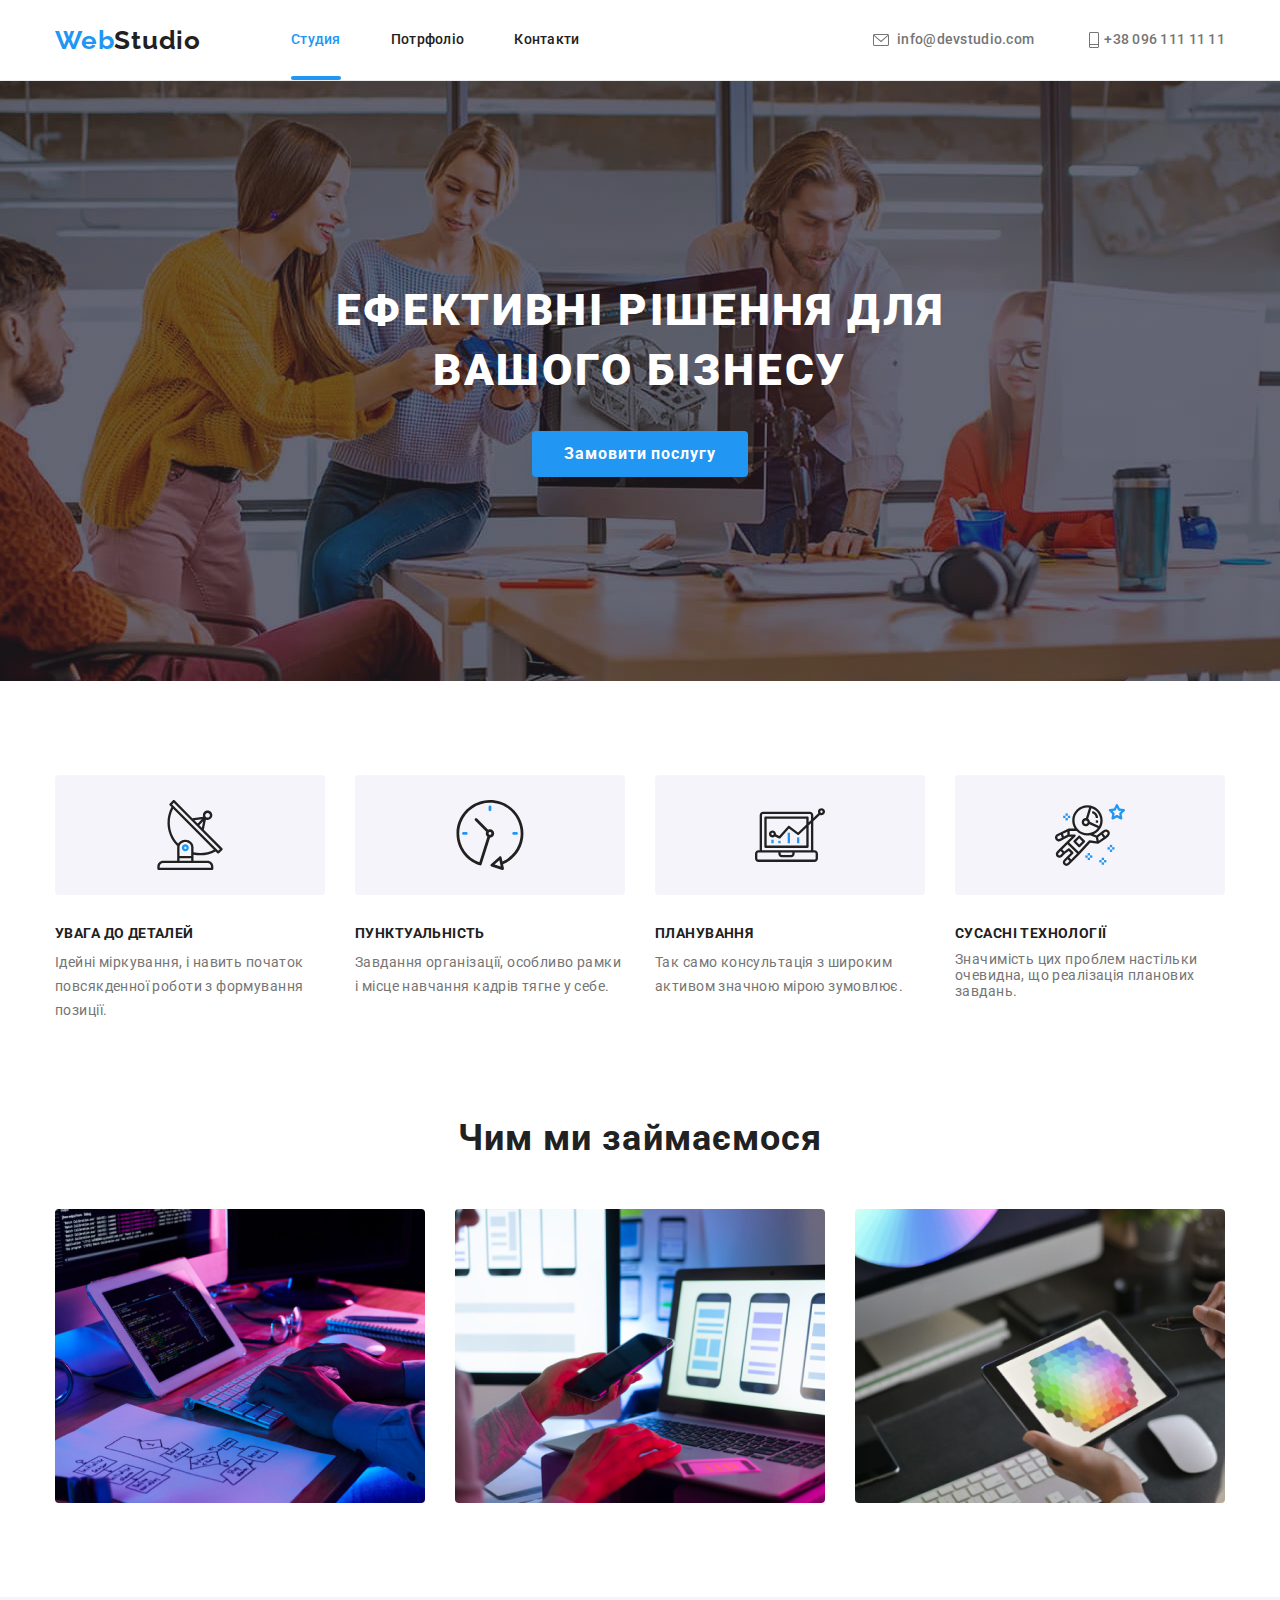
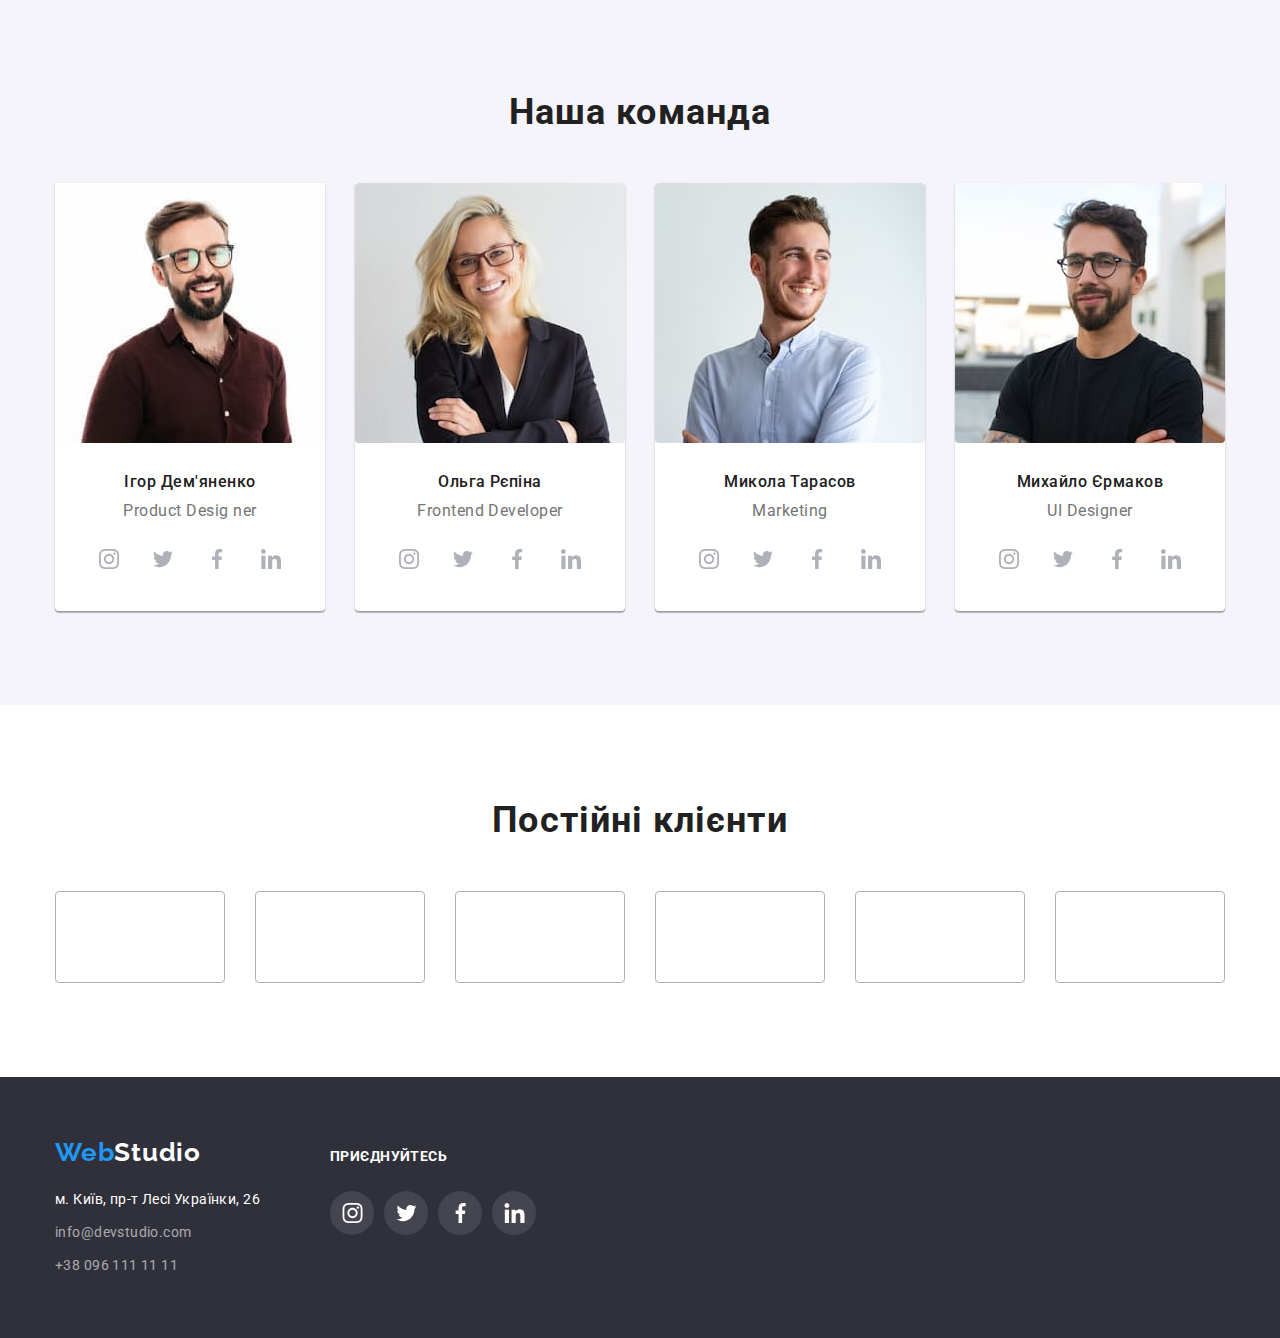
<file: index.html>
<!DOCTYPE html>
<html lang="en">
  <head>
    <meta charset="UTF-8" />
    <meta http-equiv="X-UA-Compatible" content="IE=edge" />
    <meta name="viewport" content="width=device-width, initial-scale=1.0" />
    <title>Домашнє завдання 1</title>

    <link
      href="https://fonts.googleapis.com/css2?family=Raleway:wght@700&family=Roboto:wght@400;500;700;900&display=swap"
      rel="stylesheet"
    />
    <link
      rel="stylesheet"
      href="https://cdnjs.cloudflare.com/ajax/libs/modern-normalize/1.1.0/modern-normalize.min.css"
    />
    <link rel="stylesheet" href="css/styles.css" />
  </head>
  <body>
    <!--Header-->
    <header class="header flex">
      <!--================ Navigation===================== -->

      <div class="flex container">
        <nav class="flex">
          <a class="nav-logo" href="./index.html"> <span class="logo-span">Web</span>Studio</a>

          <ul class="list link ul-nav flex">
            <li class="item">
              <a href="./index.html" class="nav current">Студия</a>
            </li>
            <li class="item">
              <a href="./portfolio.html" class="nav">Потрфоліо</a>
            </li>
            <li class="item">
              <a href="" class="nav">Контакти</a>
            </li>
          </ul>

          <!-- </nav> -->
        </nav>
        <!===================Autorizaciya====================== >
        <ul class="nav-aut list flex">
          <li class="mailto-post">
            <a class="link flex link-nav-mail" href="mailto:info@devstudio.com"
              >info@devstudio.com
              <svg class="mailto-item">
                <use href="./images/sprite.svg#icon-header-1"></use>
              </svg>
            </a>
          </li>

          <li class="mailto-fone">
            <a class="link link-nav-tel flex" href="tel:+380961111111"
              >+38 096 111 11 11
              <svg class="mailto-tel">
                <use href="./images/sprite.svg#icon-header-2" height="16"></use>
              </svg>
            </a>
          </li>
        </ul>
      </div>
    </header>
    <!--Main-->
    <main>
      <!--pointer-->

      <!==================bg==============================>

      <section class="heroy-box">
        <div class="container">
          <h1 class="main-title">
            Ефективні рішення для <br />
            вашого бізнесу
          </h1>

          <button data-modal-open type="button " class="button main-button">
            Замовити послугу
          </button>
        </div>
      </section>

      <!================our skills======================>
      <section class="section skills">
        <div class="container">
          <h2 class="section-title skills visually-hidden">Наші скіли</h2>

          <ul class="list flex icon-skills-svg">
            <li class="icon-skills-item">
              <svg width="70" height="70">
                <use href="./images/sprite.svg#icon-antenna"></use>
              </svg>
            </li>
            <li class="icon-skills-item">
              <svg width="70" height="70">
                <use href="./images/sprite.svg#icon-clock"></use>
              </svg>
            </li>
            <li class="icon-skills-item">
              <svg width="70" height="70">
                <use href="./images/sprite.svg#icon-diagram"></use>
              </svg>
            </li>
            <li class="icon-skills-item">
              <svg width="70" height="70">
                <use href="./images/sprite.svg#icon-astronaut"></use>
              </svg>
            </li>
          </ul>

          <ul class="list ul-skills flex">
            <li class="skills-element">
              <h3 class="title">Увага до деталей</h3>
              <p class="skills-item">
                Ідейні міркування, і навить початок повсякденної роботи з формування позиції.
              </p>
            </li>

            <li class="skills-element">
              <h3 class="title">Пунктуальність</h3>
              <p class="skills-item">
                Завдання організації, особливо рамки і місце навчання кадрів тягне у себе.
              </p>
            </li>

            <li class="skills-element">
              <h3 class="title">Планування</h3>
              <p class="skills-item">
                Так само консультація з широким активом значною мірою зумовлює.
              </p>
            </li>

            <li class="skills-element">
              <h3 class="title">Сусасні технології</h3>
              <p>Значимість цих проблем настільки очевидна, що реалізація планових завдань.</p>
            </li>
          </ul>
        </div>
      </section>
      <!====================our work======================>
      <section class="section">
        <div class="container our-work">
          <h2 class="section-title">Чим ми займаємося</h2>
          <ul class="list flex our-work">
            <li class="item-our-work">
              <img class="img-view" src="./images/scheme.jpg" alt="scheme" width="370" />
            </li>
            <li class="item-our-work">
              <img class="img-view" src="./images/app.jpg" alt="app" width="370" />
            </li>
            <li class="item-our-work">
              <img class="img-view" src="./images/tablet.jpg" alt="tablet" width="370" />
            </li>
          </ul>
        </div>
      </section>
      <!=====================Our employee===================>
      <section class="section clients">
        <div class="container">
          <h2 class="section-title">Наша команда</h2>
          <ul class="list flex employee-list">
            <li class="item-employee">
              <img class="img-view" src="./images/one.jpg" alt="photo men" width="270" />
              <div class="test-card">
                <h3 class="employee">Ігор Дем'яненко</h3>
                <p class="employee-text">Product Desig ner</p>
                <ul class="list flex employee-network">
                  <li>
                    <a
                      class="social-item"
                      href="https://www.instagram.com/"
                      target="_blank"
                      rel="noopener"
                    >
                      <svg lang="en" aria-label="instagram link" class="social-icon">
                        <use href="./images/sprite.svg#icon-instagram" height="20"></use>
                      </svg>
                    </a>
                  </li>
                  <li>
                    <a
                      class="social-item"
                      href="https://twitter.com/?lang=uk"
                      target="_blank"
                      rel="noopener"
                    >
                      <svg lang="en" aria-label="twitter link" class="social-icon">
                        <use href="./images/sprite.svg#icon-twitter" height="20"></use></svg
                    ></a>
                  </li>
                  <li>
                    <a
                      class="social-item"
                      href="https://www.facebook.com/"
                      target="_blank"
                      rel="noopener"
                    >
                      <svg lang="en" aria-label="facebook link" class="social-icon">
                        <use href="./images/sprite.svg#icon-facebook" height="20"></use></svg
                    ></a>
                  </li>
                  <li>
                    <a
                      class="social-item"
                      href="https://www.linkedin.com/"
                      target="_blank"
                      rel="noopener"
                    >
                      <svg lang="en" aria-label="linkedin link" class="social-icon">
                        <use href="./images/sprite.svg#icon-linkedin" height="20"></use></svg
                    ></a>
                  </li>
                </ul>
              </div>
            </li>

            <li class="item-employee">
              <img class="img-view" src="./images/two.jpg" alt="photo women" width="270" />
              <div class="test-card">
                <h3 class="employee">Ольга Рєпіна</h3>
                <p class="employee-text">Frontend Developer</p>
                <ul class="list flex employee-network">
                  <li>
                    <a
                      class="social-item"
                      href="https://www.instagram.com/"
                      target="_blank"
                      rel="noopener"
                    >
                      <svg lang="en" aria-label="instagram link" class="social-icon">
                        <use href="./images/sprite.svg#icon-instagram" height="20"></use>
                      </svg>
                    </a>
                  </li>
                  <li>
                    <a
                      class="social-item"
                      href="https://twitter.com/?lang=uk"
                      target="_blank"
                      rel="noopener"
                    >
                      <svg lang="en" aria-label="twitter link" class="social-icon">
                        <use href="./images/sprite.svg#icon-twitter" height="20"></use></svg
                    ></a>
                  </li>
                  <li>
                    <a
                      class="social-item"
                      href="https://www.facebook.com/"
                      target="_blank"
                      rel="noopener"
                    >
                      <svg lang="en" aria-label="facebook link" class="social-icon">
                        <use href="./images/sprite.svg#icon-facebook" height="20"></use></svg
                    ></a>
                  </li>
                  <li>
                    <a
                      class="social-item"
                      href="https://www.linkedin.com/"
                      target="_blank"
                      rel="noopener"
                    >
                      <svg lang="en" aria-label="linkedin link" class="social-icon">
                        <use href="./images/sprite.svg#icon-linkedin" height="20"></use></svg
                    ></a>
                  </li>
                </ul>
              </div>
            </li>

            <li class="item-employee">
              <img class="img-view" src="./images/three.jpg" alt="photo men" width="270" />
              <div class="test-card">
                <h3 class="employee">Микола Тарасов</h3>
                <p class="employee-text">Marketing</p>
                <ul class="list flex employee-network">
                  <li>
                    <a
                      class="social-item"
                      href="https://www.instagram.com/"
                      target="_blank"
                      rel="noopener"
                    >
                      <svg lang="en" aria-label="instagram link" class="social-icon">
                        <use href="./images/sprite.svg#icon-instagram" height="20"></use>
                      </svg>
                    </a>
                  </li>
                  <li>
                    <a
                      class="social-item"
                      href="https://twitter.com/?lang=uk"
                      target="_blank"
                      rel="noopener"
                    >
                      <svg lang="en" aria-label="twitter link" class="social-icon">
                        <use href="./images/sprite.svg#icon-twitter" height="20"></use></svg
                    ></a>
                  </li>
                  <li>
                    <a
                      class="social-item"
                      href="https://www.facebook.com/"
                      target="_blank"
                      rel="noopener"
                    >
                      <svg lang="en" aria-label="facebook link" class="social-icon">
                        <use href="./images/sprite.svg#icon-facebook" height="20"></use></svg
                    ></a>
                  </li>
                  <li>
                    <a
                      class="social-item"
                      href="https://www.linkedin.com/"
                      target="_blank"
                      rel="noopener"
                    >
                      <svg lang="en" aria-label="linkedin link" class="social-icon">
                        <use href="./images/sprite.svg#icon-linkedin" height="20"></use></svg
                    ></a>
                  </li>
                </ul>
              </div>
            </li>

            <li class="item-employee">
              <img class="img-view" src="./images/four.jpg" alt="photo men" width="270" />
              <div class="test-card">
                <h3 class="employee">Михайло Єрмаков</h3>
                <p class="employee-text">UI Designer</p>
                <ul class="list flex employee-network">
                  <li>
                    <a
                      class="social-item"
                      href="https://www.instagram.com/"
                      target="_blank"
                      rel="noopener"
                    >
                      <svg lang="en" aria-label="instagram link" class="social-icon">
                        <use href="./images/sprite.svg#icon-instagram" height="20"></use>
                      </svg>
                    </a>
                  </li>
                  <li>
                    <a
                      class="social-item"
                      href="https://twitter.com/?lang=uk"
                      target="_blank"
                      rel="noopener"
                    >
                      <svg lang="en" aria-label="twitter link" class="social-icon">
                        <use href="./images/sprite.svg#icon-twitter" height="20"></use></svg
                    ></a>
                  </li>
                  <li>
                    <a
                      class="social-item"
                      href="https://www.facebook.com/"
                      target="_blank"
                      rel="noopener"
                    >
                      <svg lang="en" aria-label="facebook link" class="social-icon">
                        <use href="./images/sprite.svg#icon-facebook" height="20"></use></svg
                    ></a>
                  </li>
                  <li>
                    <a
                      class="social-item"
                      href="https://www.linkedin.com/"
                      target="_blank"
                      rel="noopener"
                    >
                      <svg lang="en" aria-label="linkedin link" class="social-icon">
                        <use href="./images/sprite.svg#icon-linkedin" height="20"></use></svg
                    ></a>
                  </li>
                </ul>
              </div>
            </li>
          </ul>
        </div>
      </section>
      <!-- ============Main Clients============== -->
      <section class="section">
        <div class="container">
          <h2 class="section-title">Постійні клієнти</h2>

          <ul class="list flex client-our">
            <li>
              <a class="client-icon" href="">
                <svg class="client-svg" width="106" height="60">
                  <use href="./images/sprite.svg#icon-Logo"></use>
                </svg>
              </a>
            </li>

            <li>
              <a class="client-icon" href="">
                <svg class="client-svg" width="106" height="60">
                  <use href="./images/sprite.svg#icon-Logo-1"></use>
                </svg>
              </a>
            </li>

            <li>
              <a class="client-icon" href="">
                <svg class="client-svg" width="106" height="60">
                  <use href="./images/sprite.svg#icon-Logo-2"></use>
                </svg>
              </a>
            </li>

            <li>
              <a class="client-icon" href="">
                <svg class="client-svg" width="106" height="60">
                  <use href="./images/sprite.svg#icon-Logo-3"></use>
                </svg>
              </a>
            </li>

            <li>
              <a class="client-icon" href="">
                <svg class="client-svg" width="106" height="60">
                  <use href="./images/sprite.svg#icon-Logo-4"></use>
                </svg>
              </a>
            </li>

            <li>
              <a class="client-icon" href="">
                <svg class="client-svg" width="106" height="60">
                  <use href="./images/sprite.svg#icon-Logo-5"></use>
                </svg>
              </a>
            </li>
          </ul>
        </div>
      </section>
    </main>

    <footer class="footer">
      <div class="footer-flex container">
        <div class="footer-1">
          <a href="./index.html" class="footer-logo"> <span class="logo-span">Web</span>Studio</a>
          <address class="address">
            <ul class="footer-ul list">
              <li class="footer-item">
                <a
                  class="footer-map"
                  href="https://goo.gl/maps/ebpLASN4Ghw9Ps9j9"
                  target="_blank"
                  rel="noopener"
                  >м. Київ, пр-т Лесі Українки, 26</a
                >
              </li>
              <li class="footer-item">
                <a class="footer-contact" href="mailto:info@devstudio.com">info@devstudio.com</a>
              </li>
              <li class="footer-item">
                <a class="footer-contact" href="tel:+380961111111">+38 096 111 11 11</a>
              </li>
            </ul>
          </address>
        </div>
        <div>
          <p class="comin-title">Приєднуйтесь</p>

          <ul class="list flex employee-network">
            <li>
              <a
                class="social-item"
                href="https://www.instagram.com/"
                target="_blank"
                rel="noopener"
              >
                <svg lang="en" aria-label="instagram link" class="social-icon-footer">
                  <use href="./images/sprite.svg#icon-instagram" height="20"></use>
                </svg>
              </a>
            </li>
            <li>
              <a
                class="social-item"
                href="https://twitter.com/?lang=uk"
                target="_blank"
                rel="noopener"
              >
                <svg lang="en" aria-label="twitter link" class="social-icon-footer">
                  <use href="./images/sprite.svg#icon-twitter" height="20"></use></svg
              ></a>
            </li>
            <li>
              <a
                class="social-item"
                href="https://www.facebook.com/"
                target="_blank"
                rel="noopener"
              >
                <svg lang="en" aria-label="facebook link" class="social-icon-footer">
                  <use href="./images/sprite.svg#icon-facebook" height="20"></use></svg
              ></a>
            </li>
            <li>
              <a
                class="social-item"
                href="https://www.linkedin.com/"
                target="_blank"
                rel="noopener"
              >
                <svg lang="en" aria-label="linkedin link" class="social-icon-footer">
                  <use href="./images/sprite.svg#icon-linkedin" height="20"></use></svg
              ></a>
            </li>
          </ul>
        </div>
      </div>
    </footer>

    <div class="backdrop is-hidden" data-modal>
      <div class="modal">
        <a class="modal-btn-bcg" data-modal-close href=""
          ><svg class="modal-button">
            <use href="./images/sprite.svg#icon-Vector"></use></svg
        ></a>
      </div>
    </div>

    <script src="./modal.js"></script>
  </body>
</html>
</file>
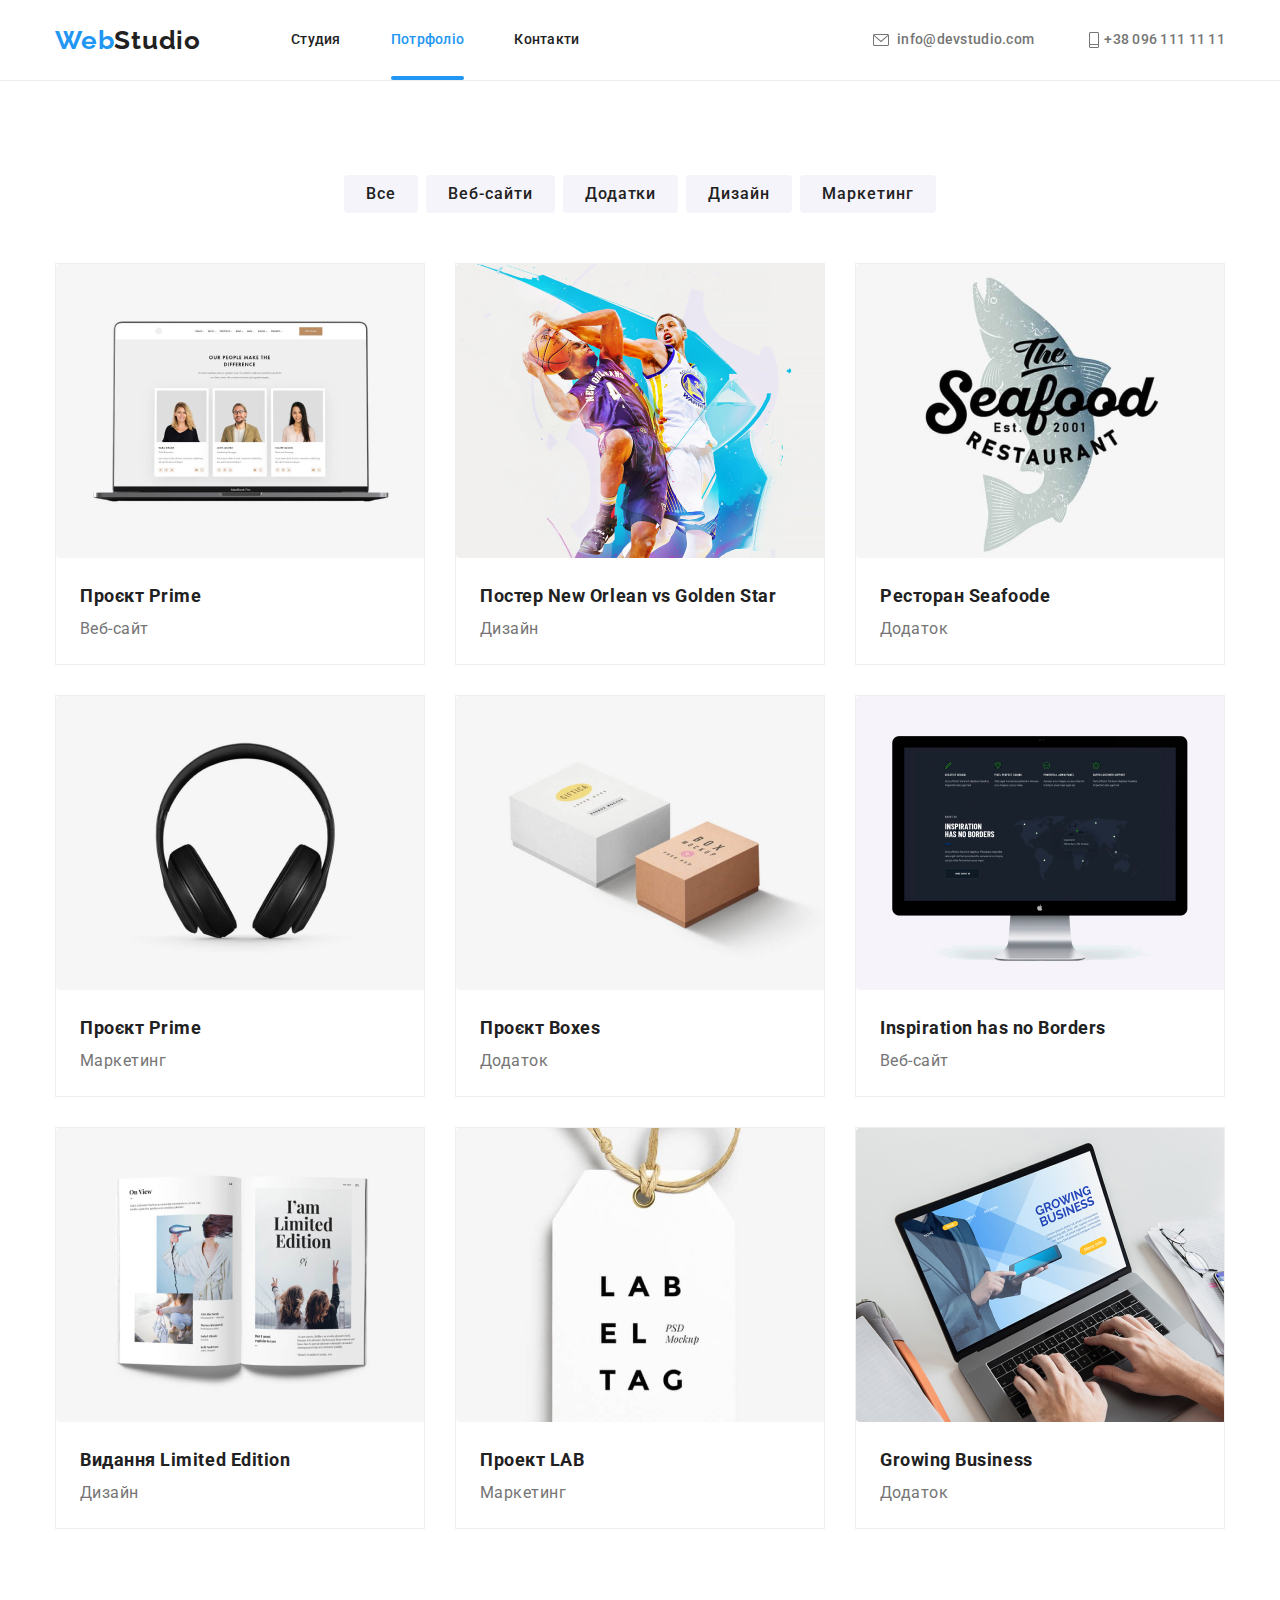
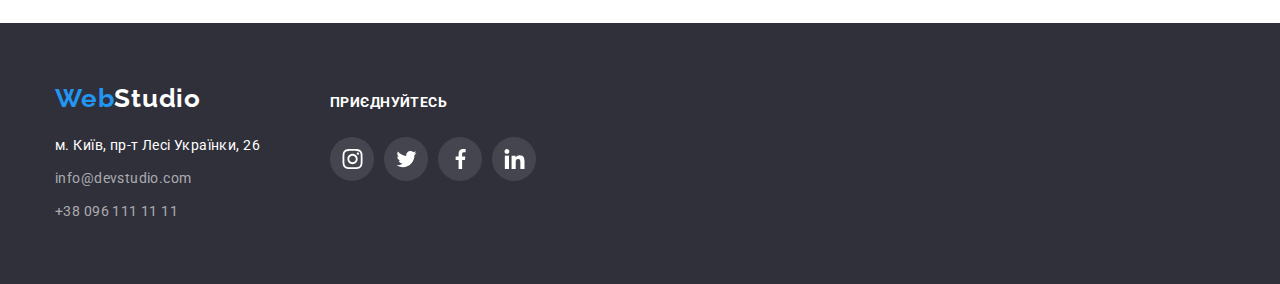
<file: portfolio.html>
<!DOCTYPE html>
<html lang="en">
  <head>
    <meta charset="UTF-8" />
    <meta http-equiv="X-UA-Compatible" content="IE=edge" />
    <meta name="viewport" content="width=device-width, initial-scale=1.0" />
    <title>Домашнє завдання 1</title>

    <link
      href="https://fonts.googleapis.com/css2?family=Raleway:wght@700&family=Roboto:wght@400;500;700;900&display=swap"
      rel="stylesheet"
    />
    <link
      rel="stylesheet"
      href="https://cdnjs.cloudflare.com/ajax/libs/modern-normalize/1.1.0/modern-normalize.min.css"
    />
    <link rel="stylesheet" href="css/styles.css" />
  </head>
  <body>
    <!--Header-->
    <header class="header flex">
      <!--================ Navigation===================== -->

      <div class="flex container">
        <nav class="flex">
          <a class="nav-logo" href="./index.html"> <span class="logo-span">Web</span>Studio</a>

          <ul class="list link ul-nav flex">
            <li class="item">
              <a href="./index.html" class="nav">Студия</a>
            </li>
            <li class="item">
              <a href="./portfolio.html" class="nav current">Потрфоліо</a>
            </li>
            <li class="item">
              <a href="" class="nav">Контакти</a>
            </li>
          </ul>

          <!-- </nav> -->
        </nav>
        <!===================Autorizaciya====================== >
        <ul class="nav-aut list flex">
          <li class="mailto-post">
            <a class="link flex link-nav-mail" href="mailto:info@devstudio.com"
              >info@devstudio.com
              <svg class="mailto-item">
                <use href="./images/sprite.svg#icon-header-1"></use>
              </svg>
            </a>
          </li>

          <li class="mailto-fone">
            <a class="link link-nav-tel flex" href="tel:+380961111111"
              >+38 096 111 11 11
              <svg class="mailto-tel">
                <use href="./images/sprite.svg#icon-header-2" height="16"></use>
              </svg>
            </a>
          </li>
        </ul>
      </div>
    </header>
    <main>
      <!--line-->

      <!======================Projects====================>
      <section class="section">
        <h1 class="section-title-portfolio visually-hidden">Portfolio</h1>
        <div class="container">
          <ul class="list flex list-project">
            <li class="item-project">
              <button type="button" class="button-seconary">Все</button>
            </li>
            <li class="item-project">
              <button type="button" class="button-seconary">Веб-сайти</button>
            </li>
            <li class="item-project">
              <button type="button" class="button-seconary">Додатки</button>
            </li>
            <li class="item-project">
              <button type="button" class="button-seconary">Дизайн</button>
            </li>
            <li class="item-project">
              <button type="button" class="button-seconary">Маркетинг</button>
            </li>
          </ul>

          <!===================Card=====================>

          <ul class="ul list flex-project">
            <li class="flex-card card-effect">
              <a class="link portfolio" href="">
                <div class="card-overlay flex">
                  <div class="exempl">
                    <p>
                      Lorem, ipsum dolor sit amet consectetur adipisicing elit. Necessitatibus
                      veritatis quidem, cum itaque alias rerum enim blanditiis sunt, distinctio,
                      numquam sed! Dicta sapiente consequatur iure eum dolorem quia ipsum porro?
                    </p>
                  </div>
                  <img class="img-view" src="./images/img.jpg" alt="main page" width="370" />
                </div>
                <div class="border">
                  <h2 class="portfolio-title">Проєкт Prime</h2>
                  <p class="pharagraf-portfolio">Веб-сайт</p>
                </div>
              </a>
            </li>

            <li class="flex-card card-effect">
              <a class="link portfolio" href="">
                <div class="card-overlay flex">
                  <div class="exempl">
                    <p>
                      Lorem, ipsum dolor sit amet consectetur adipisicing elit. Necessitatibus
                      veritatis quidem, cum itaque alias rerum enim blanditiis sunt, distinctio,
                      numquam sed! Dicta sapiente consequatur iure eum dolorem quia ipsum porro?
                    </p>
                  </div>
                  <img class="img-view" src="./images/imgone.jpg" alt="basketboll" width="370" />
                </div>
                <div class="border">
                  <h2 class="portfolio-title">Постер New Orlean vs Golden Star</h2>
                  <p class="pharagraf-portfolio">Дизайн</p>
                </div>
              </a>
            </li>

            <li class="flex-card card-effect">
              <a class="link portfolio" href="">
                <div class="card-overlay flex">
                  <div class="exempl">
                    <p>
                      Lorem, ipsum dolor sit amet consectetur adipisicing elit. Necessitatibus
                      veritatis quidem, cum itaque alias rerum enim blanditiis sunt, distinctio,
                      numquam sed! Dicta sapiente consequatur iure eum dolorem quia ipsum porro?
                    </p>
                  </div>
                  <img class="img-view" src="./images/imgtwo.jpg" alt="fish" width="370" />
                </div>
                <div class="border">
                  <h2 class="portfolio-title">Ресторан Seafoode</h2>
                  <p class="pharagraf-portfolio">Додаток</p>
                </div>
              </a>
            </li>

            <li class="flex-card card-effect">
              <a class="link portfolio" href="">
                <div class="card-overlay flex">
                  <div class="exempl">
                    <p>
                      Lorem, ipsum dolor sit amet consectetur adipisicing elit. Necessitatibus
                      veritatis quidem, cum itaque alias rerum enim blanditiis sunt, distinctio,
                      numquam sed! Dicta sapiente consequatur iure eum dolorem quia ipsum porro?
                    </p>
                  </div>
                  <img class="img-view" src="./images/imgthree.jpg" alt="headphones" width="370" />
                </div>
                <div class="border">
                  <h2 class="portfolio-title">Проєкт Prime</h2>
                  <p class="pharagraf-portfolio">Маркетинг</p>
                </div>
              </a>
            </li>

            <li class="flex-card card-effect">
              <a class="link portfolio" href="">
                <div class="card-overlay flex">
                  <div class="exempl">
                    <p>
                      Lorem, ipsum dolor sit amet consectetur adipisicing elit. Necessitatibus
                      veritatis quidem, cum itaque alias rerum enim blanditiis sunt, distinctio,
                      numquam sed! Dicta sapiente consequatur iure eum dolorem quia ipsum porro?
                    </p>
                  </div>
                  <img class="img-view" src="./images/imgfour.jpg" alt="two boxes" width="370" />
                </div>
                <div class="border">
                  <h2 class="portfolio-title">Проєкт Boxes</h2>
                  <p class="pharagraf-portfolio">Додаток</p>
                </div>
              </a>
            </li>

            <li class="flex-card card-effect">
              <a class="link portfolio" href="">
                <div class="card-overlay flex">
                  <div class="exempl">
                    <p>
                      Lorem, ipsum dolor sit amet consectetur adipisicing elit. Necessitatibus
                      veritatis quidem, cum itaque alias rerum enim blanditiis sunt, distinctio,
                      numquam sed! Dicta sapiente consequatur iure eum dolorem quia ipsum porro?
                    </p>
                  </div>
                  <img class="img-view" src="./images/imgfive.jpg" alt="monitor" width="370" />
                </div>
                <div class="border">
                  <h2 class="portfolio-title">Inspiration has no Borders</h2>
                  <p class="pharagraf-portfolio">Веб-сайт</p>
                </div>
              </a>
            </li>

            <li class="flex-card card-effect">
              <a class="link portfolio" href="">
                <div class="card-overlay flex">
                  <div class="exempl">
                    <p>
                      Lorem, ipsum dolor sit amet consectetur adipisicing elit. Necessitatibus
                      veritatis quidem, cum itaque alias rerum enim blanditiis sunt, distinctio,
                      numquam sed! Dicta sapiente consequatur iure eum dolorem quia ipsum porro?
                    </p>
                  </div>
                  <img
                    class="img-view"
                    src="./images/imgsix.jpg"
                    alt="two book pages"
                    width="370"
                  />
                </div>
                <div class="border">
                  <h2 class="portfolio-title">Видання Limited Edition</h2>
                  <p class="pharagraf-portfolio">Дизайн</p>
                </div>
              </a>
            </li>

            <li class="flex-card card-effect">
              <a class="link portfolio" href="">
                <div class="card-overlay flex">
                  <div class="exempl">
                    <p>
                      Lorem, ipsum dolor sit amet consectetur adipisicing elit. Necessitatibus
                      veritatis quidem, cum itaque alias rerum enim blanditiis sunt, distinctio,
                      numquam sed! Dicta sapiente consequatur iure eum dolorem quia ipsum porro?
                    </p>
                  </div>
                  <img class="img-view" src="./images/imgseven.jpg" alt="tisket" width="370" />
                </div>
                <div class="border">
                  <h2 class="portfolio-title">Проект LAB</h2>
                  <p class="pharagraf-portfolio">Маркетинг</p>
                </div>
              </a>
            </li>

            <li class="flex-card card-effect">
              <a class="link portfolio" href="">
                <div class="card-overlay flex">
                  <div class="exempl">
                    <p>
                      Lorem, ipsum dolor sit amet consectetur adipisicing elit. Necessitatibus
                      veritatis quidem, cum itaque alias rerum enim blanditiis sunt, distinctio,
                      numquam sed! Dicta sapiente consequatur iure eum dolorem quia ipsum porro?
                    </p>
                  </div>
                  <img class="img-view" src="./images/imgeight.jpg" alt="lop top" width="370" />
                </div>
                <div class="border">
                  <h2 class="portfolio-title">Growing Business</h2>
                  <p class="pharagraf-portfolio">Додаток</p>
                </div>
              </a>
            </li>
          </ul>
        </div>
      </section>
    </main>
    <footer class="footer">
      <div class="footer-flex container">
        <div class="footer-1">
          <a href="./index.html" class="footer-logo"> <span class="logo-span">Web</span>Studio</a>
          <address class="address">
            <ul class="footer-ul list">
              <li class="footer-item">
                <a
                  class="footer-map"
                  href="https://goo.gl/maps/ebpLASN4Ghw9Ps9j9"
                  target="_blank"
                  rel="noopener"
                  >м. Київ, пр-т Лесі Українки, 26</a
                >
              </li>
              <li class="footer-item">
                <a class="footer-contact" href="mailto:info@devstudio.com">info@devstudio.com</a>
              </li>
              <li class="footer-item">
                <a class="footer-contact" href="tel:+380961111111">+38 096 111 11 11</a>
              </li>
            </ul>
          </address>
        </div>
        <div>
          <p class="comin-title flex">Приєднуйтесь</p>

          <ul class="list flex employee-network">
            <li>
              <a
                class="social-item"
                href="https://www.instagram.com/"
                target="_blank"
                rel="noopener"
              >
                <svg lang="en" aria-label="instagram link" class="social-icon-footer">
                  <use href="./images/sprite.svg#icon-instagram" height="20"></use>
                </svg>
              </a>
            </li>
            <li>
              <a
                class="social-item"
                href="https://twitter.com/?lang=uk"
                target="_blank"
                rel="noopener"
              >
                <svg lang="en" aria-label="twitter link" class="social-icon-footer">
                  <use href="./images/sprite.svg#icon-twitter" height="20"></use></svg
              ></a>
            </li>
            <li>
              <a
                class="social-item"
                href="https://www.facebook.com/"
                target="_blank"
                rel="noopener"
              >
                <svg lang="en" aria-label="facebook link" class="social-icon-footer">
                  <use href="./images/sprite.svg#icon-facebook" height="20"></use></svg
              ></a>
            </li>
            <li>
              <a
                class="social-item"
                href="https://www.linkedin.com/"
                target="_blank"
                rel="noopener"
              >
                <svg lang="en" aria-label="linkedin link" class="social-icon-footer">
                  <use href="./images/sprite.svg#icon-linkedin" height="20"></use></svg
              ></a>
            </li>
          </ul>
        </div>
      </div>
    </footer>
  </body>
</html>
</file>
<file: css/styles.css>
html {
  box-sizing: border-box;
}

*,
*::before,
*::after {
  box-sizing: inherit;
}
/* Web Studio */
:root {
  --primary-text-color: #757575;
  --title-text-color: #212121;
  --accent-text-color: #2196f3;
  --primary-white-color: #ffffff;
  --ptimary-heroy-color: #c4c4c4;
  --background-button: #f5f4fa;
  --primary-footer-color: #2f303a;
  --primary-icon-color: #afb1b8;
}
body {
  font-family: Roboto, sans-serif;
  color: var(--primary-text-color);
  background-color: var(--primary-white-color);
  font-size: 14px;
  letter-spacing: 0.03em;
}
/*========Utilits=============  */
.visually-hidden {
  position: absolute;
  width: 1px;
  height: 1px;
  margin: -1px;
  border: 0;
  padding: 0;

  white-space: nowrap;
  clip-path: inset(100%);
  clip: rect(0 0 0 0);
  overflow: hidden;
}
h1,
h2,
h3,
h4,
p {
  margin: 0;
}

img {
  display: block;
  margin: 0 auto;
  cursor: pointer;
  border: none;
  border-radius: 4px;
}

.link {
  text-decoration: none;
  transition: color 250ms cubic-bezier(0.4, 0, 0.2, 1);
}
.container {
  width: 1200px;
  margin: 0 auto;
  padding-left: 15px;
  padding-right: 15px;
}
.list {
  list-style: none;
  padding: 0;
  margin: 0;
  transition: color 250ms cubic-bezier(0.4, 0, 0.2, 1);
}

/* убрал отступ снизу у картинки 4пикс */
/* .img-view{
                display: block;
                padding: 0;
                margin: 0;
            } */

.section {
  padding-top: 94px;
  padding-bottom: 94px;
}

/* Button */
.button {
  padding: 10px 32px;
  border-radius: 4px;
  border: none;
  color: var(--primary-white-color);
  background-color: var(--accent-text-color);
  font-family: Roboto, sans-serif;
  font-size: 16px;
  font-weight: 700;
  line-height: 1.62;
  letter-spacing: 0.06em;
  cursor: pointer;

  transition: background-color 250ms cubic-bezier(0.4, 0, 0.2, 1);
}
.button:focus,
.button:hover {
  /* color: var(--title-text-color); */
  background-color: #c4c4c4;
}

.button-seconary {
  padding: 6px 22px;
  border-radius: 4px;
  color: var(--title-text-color);
  background-color: var(--background-button);
  font-family: Roboto, sans-serif;
  font-size: 16px;
  font-weight: 500;
  line-height: 1.625;
  letter-spacing: 0.06em;
  border: none;
  cursor: pointer;
  transition: background-color 250ms cubic-bezier(0.4, 0, 0.2, 1),
    color 250ms cubic-bezier(0.4, 0, 0.2, 1), box-shadow 250ms cubic-bezier(0.4, 0, 0.2, 1);
}
.button-seconary:focus,
.button-seconary:hover {
  color: var(--primary-white-color);
  background-color: var(--accent-text-color);
}
.flex {
  display: flex;
  align-items: center;
}
/*secondary text #212121 */
/*main  text #757575 */
/* white #FFFFFF */
/* blue #2196F3*/
/* footer rgba(255, 255, 255, 0.6) */
/* background #F5F5F5 */
/* bacgraund grey #F5F4FA */
/* background akcent #2F303A */

/*============Navigation=========*/

.nav-logo:focus,
.nav-logo:hover {
  color: var(--accent-text-color);
}
.nav:focus,
.nav:hover {
  color: var(--accent-text-color);
}
.nav-logo {
  text-decoration: none;
  color: var(--title-text-color);
  font-family: Raleway, sans-serif;
  font-size: 26px;
  font-weight: 700;
  line-height: 1.19;
  letter-spacing: 0.03em;
  transition: color 250ms cubic-bezier(0.4, 0, 0.2, 1);
}
.nav {
  display: block;
  padding-top: 32px;
  padding-bottom: 32px;
  color: var(--title-text-color);
  text-decoration: none;
  font-family: Roboto;
  font-weight: 500;
  line-height: 1.14;
  letter-spacing: 0.02em;
  transition: color 250ms cubic-bezier(0.4, 0, 0.2, 1);
}
.current {
  color: var(--accent-text-color);
  position: relative;
}

/* .list a:hover,
.list a:focus {
  color: var(--accent-text-color);
} */

.logo-span {
  color: var(--accent-text-color);
  font-family: Raleway;
  font-size: 26px;
  font-weight: 700;
}

.ul-nav {
  margin-left: 90px;
  align-items: baseline;
}
.ul-nav li + li {
  margin-left: 50px;
}

.ul-nav .mailto {
  width: 34px;
  height: 34px;
  background-color: tomato;
}

.nav.current::after {
  content: '';
  position: absolute;
  display: block;
  width: 100%;
  height: 4px;
  background-color: var(--accent-text-color);
  bottom: 0;
  border-radius: 2px;
}

/*======Autirizator======*/

.nav-aut a {
  color: var(--primary-text-color);
  font-weight: 500;
  line-height: 1.14;
  letter-spacing: 0.02em;
}
.link-nav-mail:hover,
.link-nav-mail:focus {
  color: var(--accent-text-color);
}
.link-nav-tel:hover,
.link-nav-tel:focus {
  color: var(--accent-text-color);
}
.link-nav-tel,
.link-nav-mail {
  flex-direction: row-reverse;
}

.nav-aut li + li {
  margin-left: 50px;
}
.nav-aut {
  margin-left: auto;
}
.section-title {
  text-align: center;
  margin: 0;
  color: var(--title-text-color);
  font-size: 36px;
  font-weight: 700;
}
.clients {
  background-color: #f5f4fa14;
}

.mailto-fone,
.mailto-post {
  align-items: center;
  display: inline-flex;
}

.mailto-item {
  width: 32px;
  height: 16px;
  fill: currentColor;
}
.mailto-tel {
  width: 20px;
  height: 16px;
  fill: currentColor;
}

.header {
  border-bottom: 1px solid #ececec;
  max-width: 1600px;
  margin-left: auto;
  margin-right: auto;
}
/*====================== bg index=================*/
.heroy-box {
  padding-top: 200px;
  padding-bottom: 200px;
  text-align: center;
  background-color: var(--ptimary-heroy-color);
  background-image: linear-gradient(rgba(47, 48, 58, 0.4), rgba(47, 48, 58, 0.4)),
    url(../images/bg-foto.jpg);
  background-repeat: no-repeat;
  max-width: 1600px;
  height: 600px;
  margin-left: auto;
  margin-right: auto;
  background-position: center;
}

.main-title {
  margin-bottom: 30px;

  color: var(--primary-white-color);
  font-family: Roboto, sans-serif;
  font-size: 44px;
  font-weight: 900;
  line-height: 1.36;
  text-transform: uppercase;
  letter-spacing: 0.06em;
}
/*================== Skills index=================*/

.title {
  margin: 0;

  font-family: Roboto, sans-serif;
  font-size: 14px;
  font-weight: 700;
  line-height: 16px;
  letter-spacing: 0.03em;
  text-transform: uppercase;
}
.section-title {
  margin-bottom: 50px;

  color: var(--title-text-color);
  font-size: 36px;
  font-weight: 700;
  line-height: 1.17;
  letter-spacing: 0.03em;
}
.section.skills {
  padding-bottom: 0;
}
.skills-item {
  line-height: 1.71;
}
.ul-skills .title {
  margin-bottom: 10px;
  color: var(--title-text-color);
}

.ul-skills .title {
  color: var(--title-text-color);
}

.ul-skills {
  column-gap: 30px;
  margin-top: 30px;
  align-items: flex-start;
}

.skills-element {
  width: 270px;
}
.icon-skills-item {
  display: flex;
  align-items: center;
  justify-content: center;
  width: 270px;
  height: 120px;

  background-color: var(--background-button);
  border-radius: 4px;
}
.icon-skills-svg {
  column-gap: 30px;
}
/* ===================Our employee index============== */

.employee {
  margin-bottom: 10px;

  color: var(--title-text-color);
  font-family: Roboto, sans-serif;
  font-size: 16px;
  font-weight: 500;
  line-height: 1.18;
  letter-spacing: 0.03em;
}
.employee-text {
  font-size: 16px;
  font-weight: 400;
  line-height: 1.18;
  letter-spacing: 0.03em;
  margin-bottom: 16px;
}

.item-employee {
  background: var(--primary-white-color);
  box-shadow: 0px 1px 3px rgba(0, 0, 0, 0.12), 0px 1px 1px rgba(0, 0, 0, 0.14),
    0px 2px 1px rgba(0, 0, 0, 0.2);
  border-radius: 0px 0px 4px 4px;
  text-align: center;
}

.employee-network {
  justify-content: center;
  column-gap: 10px;
}

.test-card {
  padding-top: 30px;
  padding-bottom: 30px;
}
.employee-list {
  column-gap: 30px;
}
.employee-network img:hover,
.employee-network img:focus {
  background-color: var(--accent-text-color);
}

.social-icon {
  width: 20px;
  height: 20px;
  fill: currentColor;
}
.social-item {
  display: flex;
  align-items: center;
  justify-content: center;
  width: 44px;
  height: 44px;
  background-color: rgba(255, 255, 255, 0.1);
  border-radius: 50%;
  cursor: pointer;
  color: var(--primary-icon-color);
  transition: background-color 250ms cubic-bezier(0.4, 0, 0.2, 1),
    color 250ms cubic-bezier(0.4, 0, 0.2, 1);
}

.social-item:hover,
.social-item:focus {
  background-color: var(--accent-text-color);
  color: var(--primary-white-color);
}

.social-item:hover .social-icon,
.social-item:focus .social-icon {
  /* fill: var(--primary-white-color); */
}
/*=============== our work index===============*/

.item-our-work:not(:last-child) {
  margin-right: 30px;
}

/* ============Main Clients============== */

.client-logo {
}
/* .border-logo {
  width: 170px;
  height: 92px;
  border: 1px solid #afb1b8;
  border-radius: 4px;
} */

.client-svg {
  fill: currentColor;
}

.client-icon {
  display: flex;
  width: 170px;
  height: 92px;
  border: 1px solid var(--primary-icon-color);
  border-radius: 4px;
  justify-content: center;
  align-items: center;
  color: var(--primary-icon-color);
  transition: background-color 250ms cubic-bezier(0.4, 0, 0.2, 1),
    color 250ms cubic-bezier(0.4, 0, 0.2, 1);
}
.client-our {
  column-gap: 30px;
}

.client-icon:hover .client-svg,
.client-icon:focus .client-svg {
  fill: currentColor;
  color: var(--accent-text-color);
}

.client-icon:hover,
.client-icon:focus {
  border-color: var(--accent-text-color);
}

/*==================footer===================*/
.footer {
  padding-top: 60px;
  padding-bottom: 60px;
  background-color: var(--primary-footer-color);
}
.footer-logo {
  margin-bottom: 20px;
  display: inline-block;
  text-decoration: none;
  color: var(--primary-white-color);
  font-family: Raleway, sans-serif;
  font-size: 26px;
  font-weight: 700;
  line-height: 1.19;
  letter-spacing: 0.03em;
  transition: color 250ms cubic-bezier(0.4, 0, 0.2, 1);
}
.footer-logo:hover,
.footer-logo:focus {
  color: var(--accent-text-color);
}

.footer-ul .footer-item + .footer-item {
  margin-top: 9px;
}

.footer-contact:hover,
.footer-contact:focus {
  color: var(--accent-text-color);
}
.footer-contact {
  font-style: normal;
  text-decoration: none;
  color: rgba(255, 255, 255, 0.6);
  line-height: 1.71;
  letter-spacing: 0.03em;
  transition: color 250ms cubic-bezier(0.4, 0, 0.2, 1);
}
.footer-map {
  font-style: normal;
  text-decoration: none;
  color: var(--primary-white-color);
  line-height: 1.71;
  letter-spacing: 0.03em;
  transition: color 250ms cubic-bezier(0.4, 0, 0.2, 1);
}
.footer-map:hover,
.footer-map:focus {
  color: var(--accent-text-color);
}
.footer-ul {
  display: inline-block;
}

.footer-1 {
  margin-right: 70px;
}
.footer-flex {
  display: flex;
  align-items: baseline;
}
.footer-network {
  margin-top: 20px;
}

.comin-title {
  margin-bottom: 20px;
  line-height: 2.17;
  letter-spacing: 0.03em;
  text-transform: uppercase;
  color: var(--primary-white-color);
  font-weight: 700;
}
.social-icon-footer {
  width: 21px;
  height: 21px;
  fill: var(--primary-white-color);
}

/*=====================Portfolio===================*/

/*secondary text #212121 */
/*main  text #757575 */
/* white #FFFFFF */
/* blue #2196F3*/
/* footer rgba(255, 255, 255, 0.6) */
/* background #F5F5F5 */
/* bacgraund grey #F5F4FA */
/* background akcent #2F303A */

/* Header portfolio*/

/* Section portfolio*/

/* .section-title-portfolio{
                padding: 0;
                margin: 0;
            } */

.clients {
  background-color: #f5f4fa;
}

/*===============Our comand===========*/

/* ========PORTFOLIO========= */
.portfolio:hover,
.portfolio:focus {
  box-shadow: 0px 1px 1px rgba(0, 0, 0, 0.12), 0px 4px 4px rgba(0, 0, 0, 0.06),
    1px 4px 6px rgba(0, 0, 0, 0.16);
}
.portfolio {
  display: block;
}
.portfolio-title {
  text-decoration: none;
  font-family: Roboto, sans-serif;
  color: var(--title-text-color);
  font-weight: 700;
  font-size: 18px;
  line-height: 2;
  letter-spacing: 0.03em;
}
.pharagraf-portfolio {
  color: var(--primary-text-color);
  font-size: 16px;
  font-weight: 400;
  line-height: 1.875;
  letter-spacing: 0.03em;
}

.link-portfolio {
  text-decoration: none;
}

.portfolio-img {
  padding: 0;
  margin: 0;
}

/* .item-portfolio {
    display: inline-block;  
   
} */
.border {
  width: 370px;
  padding: 20px 24px;
}

/* ===============Projects=================== */
.item-project:not(:last-child) {
  margin-right: 8px;
}

.list-project {
  margin-bottom: 50px;
  justify-content: center;
}

.button-seconary:hover,
.button-seconary:focus {
  box-shadow: 0px 3px 1px rgba(0, 0, 0, 0.1), 0px 1px 2px rgba(0, 0, 0, 0.08),
    0px 2px 2px rgba(0, 0, 0, 0.12);
}
/* ===================Card====================== */
.flex-project {
  display: flex;
  flex-wrap: wrap;
}

.flex-card {
  width: calc((100% - 60px) / 3);
  margin-right: 30px;
  margin-bottom: 30px;
  background: #ffffff;
  border: 1px solid #eeeeee;
}

.flex-card:nth-child(3n) {
  margin-right: 0;
}

.flex-card:nth-last-child(-n + 3) {
  margin-bottom: 0;
}
.card-overlay {
  position: relative;
  overflow: hidden;
}
.portfolio:hover .exempl,
.portfolio:focus .exempl {
  display: block;
  opacity: 1;
  transform: translateY(0);
}
.exempl {
  position: absolute;
  top: 0;
  left: 0;
  width: 100%;
  height: 100%;
  padding: 63px 24px;

  color: var(--primary-white-color);
  background-color: rgba(33, 150, 243, 0.9);
  opacity: ;
  transform: translateY(100%);
  transition: transform 250ms cubic-bezier(0.4, 0, 0.2, 1);
}

.card-overlay:hover {
}

/* ==========index-test============ */

.test-section {
  display: flex;
  padding: 200px 0;
  outline: 2px solid teal;
  background-color: #212121;
}

.test-object {
  max-width: 1600px;
  height: 450px;
  outline: 1px solid tomato;
  background-color: #2196f3;
  background-position: center;
}

.test-object-2 {
  max-width: 1600px;
  height: 450px;
  outline: 1px solid tomato;
  background-color: #2196f3;
  background-position: center;
}

/* ==============Modal Windov========== */

.backdrop {
  position: fixed;
  top: 0;
  left: 0;
  width: 100%;
  height: 100%;

  background-color: rgba(0, 0, 0, 0.2);
  opacity: 1;
  transition: opacity 250ms cubic-bezier(0.4, 0, 0.2, 1);
}

.backdrop.is-hidden {
  opacity: 0;
  pointer-events: none;
}

.backdrop.is-hidden .modal {
  transform: ;
  top: 50%;
  left: 50%;
  transform: scale(0.8) translate(-50%, -50%);
}

.modal {
  position: absolute;
  width: 528px;
  height: 581px;
  top: 50%;
  left: 50%;
  transform: ;
  background-color: var(--primary-white-color);
  box-shadow: 0px 1px 3px rgba(0, 0, 0, 0.12), 0px 1px 1px rgba(0, 0, 0, 0.14),
    0px 2px 1px rgba(0, 0, 0, 0.2);
  border-radius: 4px;

  transform: translate(-50%, -50%) scale(1);
  transition: transform 250ms cubic-bezier(0.4, 0, 0.2, 1);
}

.modal-btn-bcg {
  display: flex;
  width: 30px;
  height: 30px;
  border-radius: 50%;

  justify-content: center;
  align-items: center;
  margin-top: 8px;
  margin-right: 8px;
  margin-left: auto;
  border: 1px solid rgba(0, 0, 0, 0.1);
  background-color: var(--primary-white-color);
}

.modal-button {
  width: 11px;
  height: 11px;
}
</file>
